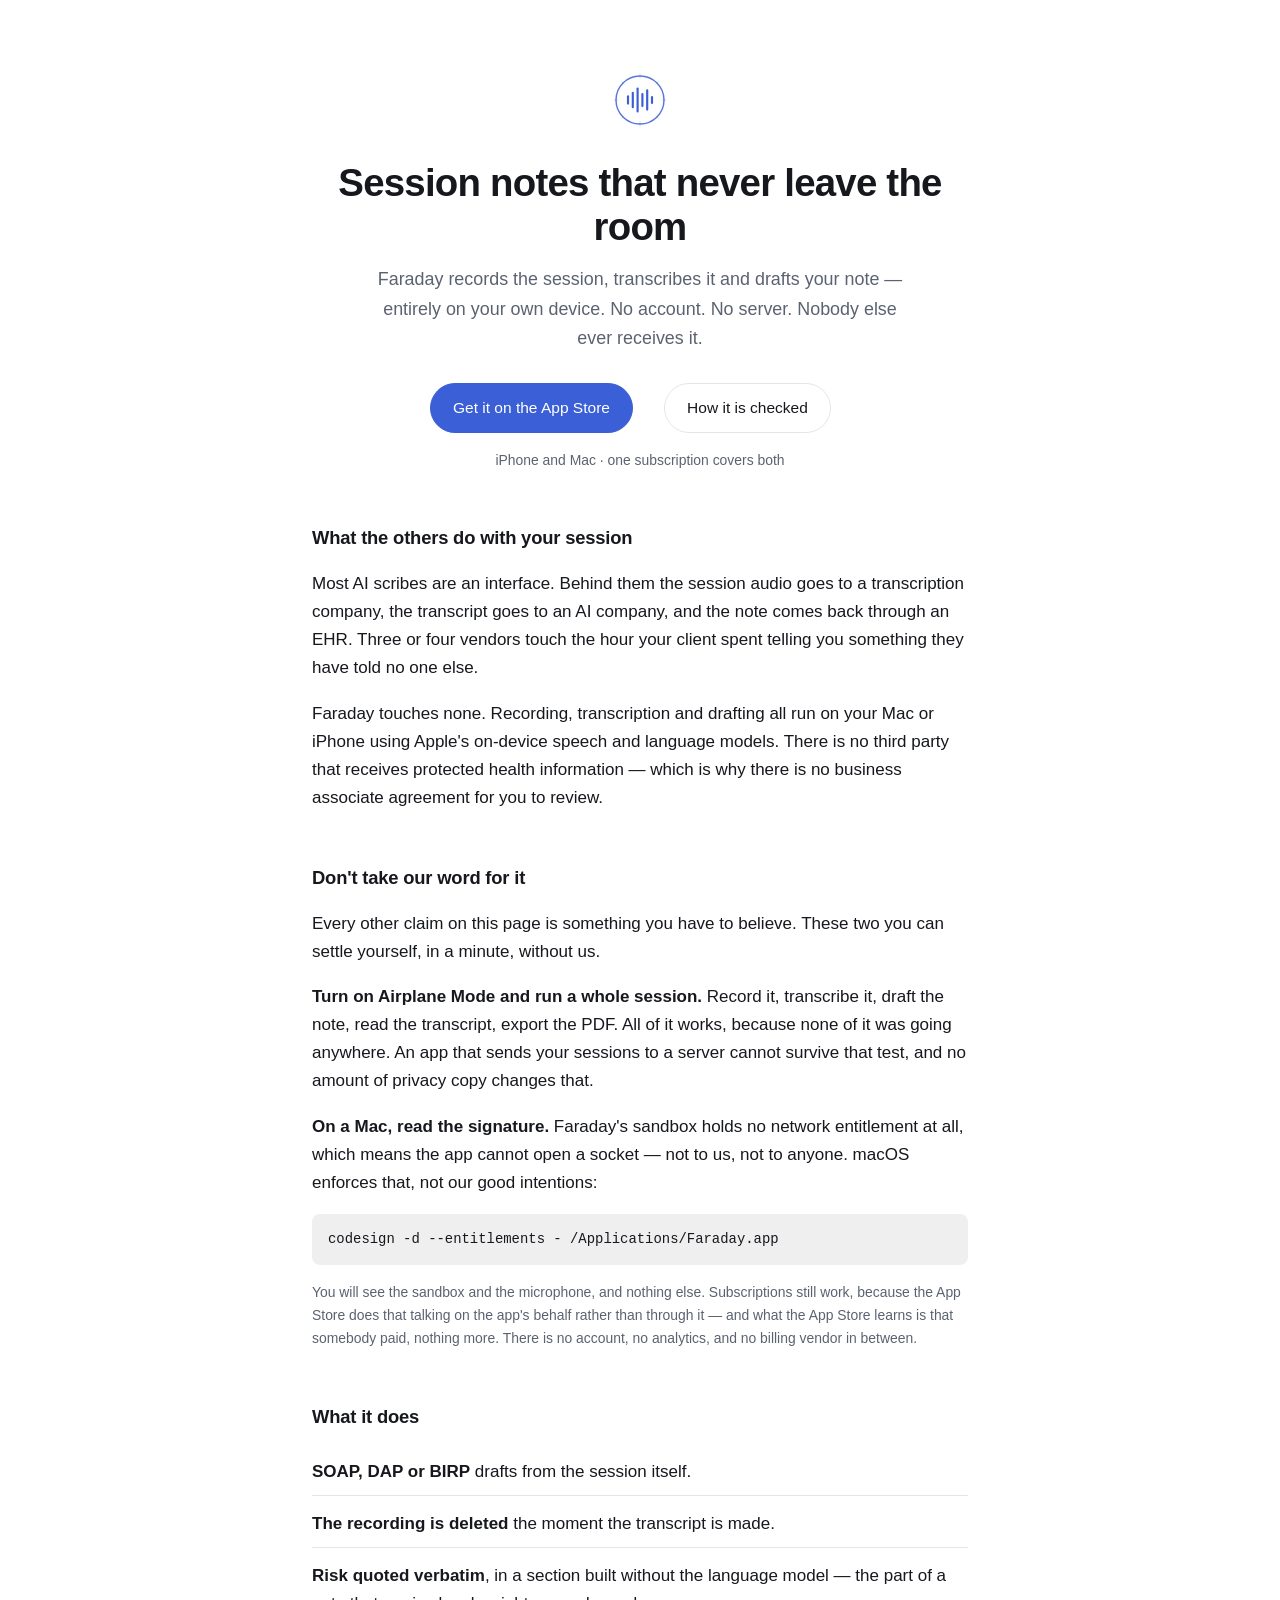
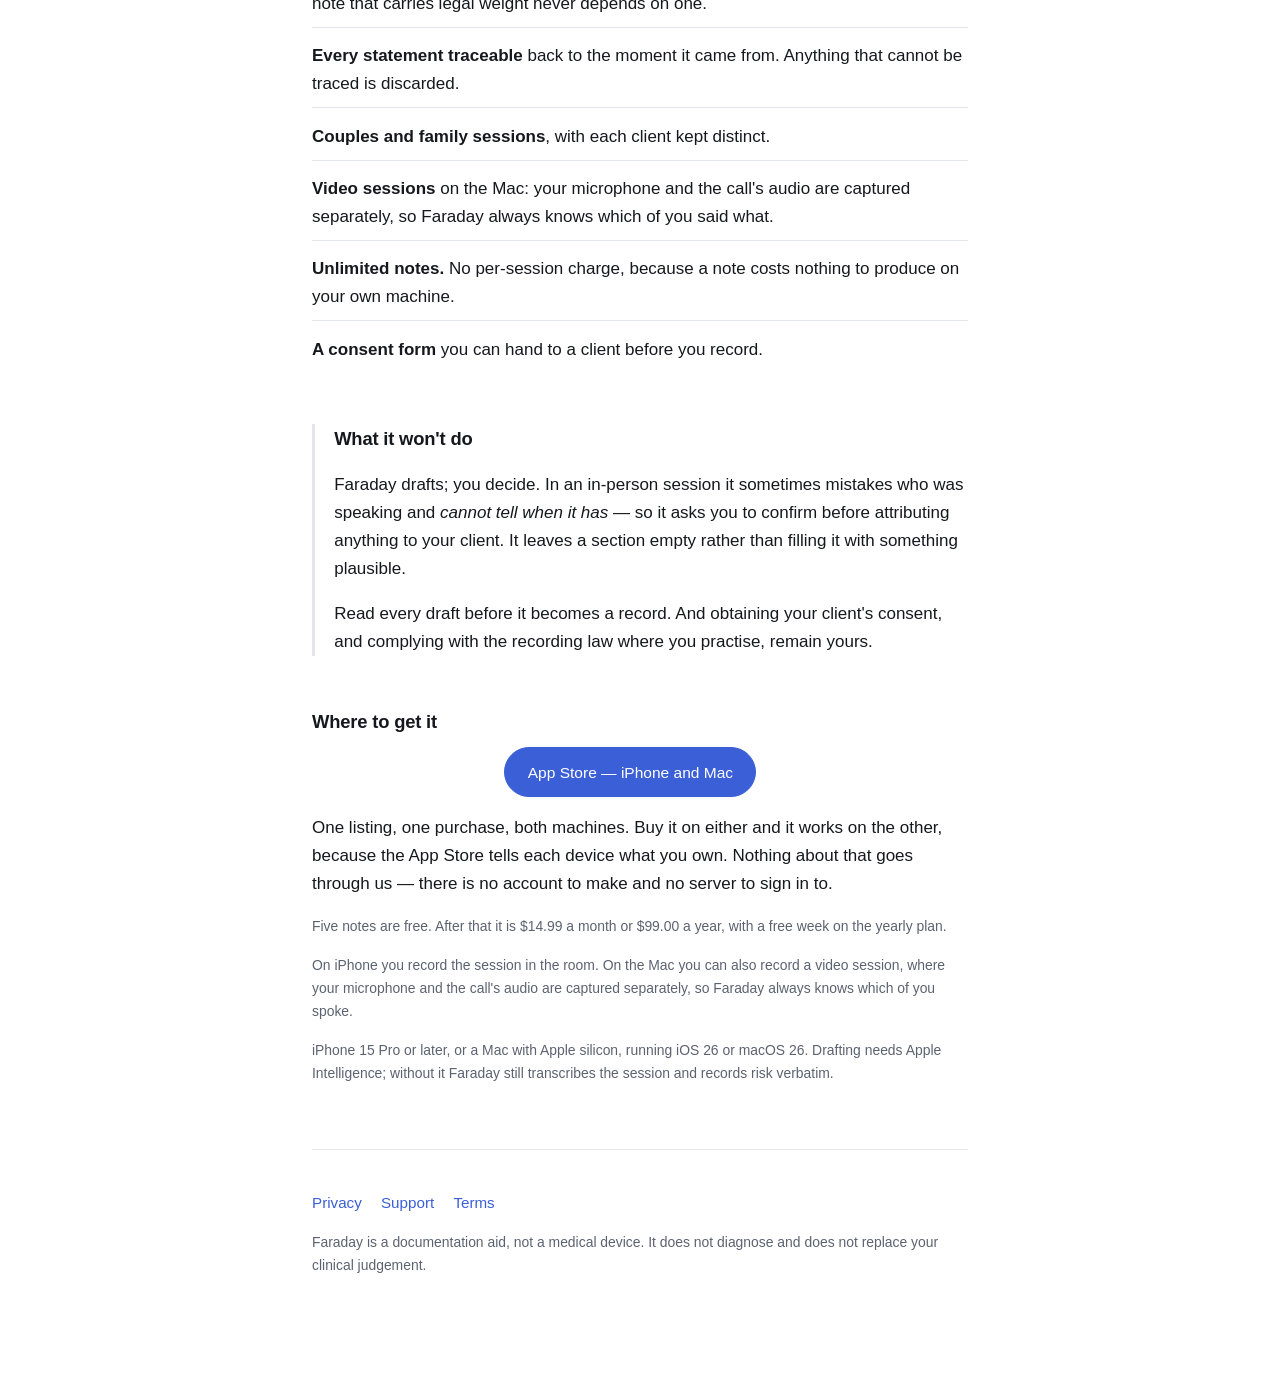
<file: index.html>
<!doctype html>
<html lang="en">
<head>
<meta charset="utf-8">
<meta name="viewport" content="width=device-width, initial-scale=1">
<title>Faraday — session notes that never leave the room</title>
<meta name="description" content="Records a therapy session, transcribes it and drafts your SOAP note — entirely on your own device. No server, no vendor chain, no BAA to sign with anyone.">
<meta property="og:title" content="Faraday — session notes that never leave the room">
<meta property="og:description" content="Recording, transcription and drafting all run on your own device. Nobody else ever receives the session.">
<meta property="og:type" content="website">
<link rel="stylesheet" href="style.css">
</head>
<body>
<div class="wrap">

<header class="hero">
  <div class="mark" aria-hidden="true">
    <svg viewBox="0 0 120 120" width="72" height="72">
      <circle cx="60" cy="60" r="40" fill="none" stroke="currentColor" stroke-width="2.4" opacity="0.85"/>
      <g stroke="currentColor" stroke-width="1.2" opacity="0.3">
        <line x1="60" y1="16" x2="60" y2="24"/><line x1="60" y1="96" x2="60" y2="104"/>
        <line x1="16" y1="60" x2="24" y2="60"/><line x1="96" y1="60" x2="104" y2="60"/>
        <line x1="29" y1="29" x2="34" y2="34"/><line x1="86" y1="86" x2="91" y2="91"/>
        <line x1="91" y1="29" x2="86" y2="34"/><line x1="34" y1="86" x2="29" y2="91"/>
      </g>
      <g stroke="currentColor" stroke-width="3.6" stroke-linecap="round">
        <line x1="40" y1="54" x2="40" y2="66"/><line x1="48" y1="48" x2="48" y2="72"/>
        <line x1="56" y1="41" x2="56" y2="79"/><line x1="64" y1="50" x2="64" y2="70"/>
        <line x1="72" y1="44" x2="72" y2="76"/><line x1="80" y1="55" x2="80" y2="65"/>
      </g>
    </svg>
  </div>
  <h1>Session notes that never leave the room</h1>
  <p class="lede">Faraday records the session, transcribes it and drafts your note —
  entirely on your own device. No account. No server. Nobody else ever receives it.</p>
  <nav class="cta">
    <a class="button primary" href="https://apps.apple.com/us/app/faraday-therapy-notes/id6810693021">Get it on the App Store</a>
    <a class="button" href="#privacy">How it is checked</a>
  </nav>
  <p class="fine">iPhone and Mac · one subscription covers both</p>
</header>

<section>
  <h2>What the others do with your session</h2>
  <p>Most AI scribes are an interface. Behind them the session audio goes to a
  transcription company, the transcript goes to an AI company, and the note comes
  back through an EHR. Three or four vendors touch the hour your client spent
  telling you something they have told no one else.</p>
  <p>Faraday touches none. Recording, transcription and drafting all run on your
  Mac or iPhone using Apple's on-device speech and language models. There is no
  third party that receives protected health information — which is why there is
  no business associate agreement for you to review.</p>
</section>

<section class="proof" id="privacy">
  <h2>Don't take our word for it</h2>
  <p>Every other claim on this page is something you have to believe. These two
  you can settle yourself, in a minute, without us.</p>
  <p><strong>Turn on Airplane Mode and run a whole session.</strong> Record it,
  transcribe it, draft the note, read the transcript, export the PDF. All of it
  works, because none of it was going anywhere. An app that sends your sessions
  to a server cannot survive that test, and no amount of privacy copy changes
  that.</p>
  <p><strong>On a Mac, read the signature.</strong> Faraday's sandbox holds no
  network entitlement at all, which means the app cannot open a socket — not to
  us, not to anyone. macOS enforces that, not our good intentions:</p>
  <pre><code>codesign -d --entitlements - /Applications/Faraday.app</code></pre>
  <p class="fine">You will see the sandbox and the microphone, and nothing else.
  Subscriptions still work, because the App Store does that talking on the app's
  behalf rather than through it — and what the App Store learns is that somebody
  paid, nothing more. There is no account, no analytics, and no billing vendor
  in between.</p>
</section>

<section>
  <h2>What it does</h2>
  <ul class="features">
    <li><strong>SOAP, DAP or BIRP</strong> drafts from the session itself.</li>
    <li><strong>The recording is deleted</strong> the moment the transcript is made.</li>
    <li><strong>Risk quoted verbatim</strong>, in a section built without the language model — the part of a note that carries legal weight never depends on one.</li>
    <li><strong>Every statement traceable</strong> back to the moment it came from. Anything that cannot be traced is discarded.</li>
    <li><strong>Couples and family sessions</strong>, with each client kept distinct.</li>
    <li><strong>Video sessions</strong> on the Mac: your microphone and the call's audio are captured separately, so Faraday always knows which of you said what.</li>
    <li><strong>Unlimited notes.</strong> No per-session charge, because a note costs nothing to produce on your own machine.</li>
    <li><strong>A consent form</strong> you can hand to a client before you record.</li>
  </ul>
</section>

<section class="limits">
  <h2>What it won't do</h2>
  <p>Faraday drafts; you decide. In an in-person session it sometimes mistakes who
  was speaking and <em>cannot tell when it has</em> — so it asks you to confirm
  before attributing anything to your client. It leaves a section empty rather than
  filling it with something plausible.</p>
  <p>Read every draft before it becomes a record. And obtaining your client's
  consent, and complying with the recording law where you practise, remain yours.</p>
</section>

<section id="apps">
  <h2>Where to get it</h2>
  <nav class="cta">
    <a class="button primary" href="https://apps.apple.com/us/app/faraday-therapy-notes/id6810693021">App Store — iPhone and Mac</a>
  </nav>
  <p>One listing, one purchase, both machines. Buy it on either and it works on the
  other, because the App Store tells each device what you own. Nothing about that
  goes through us — there is no account to make and no server to sign in to.</p>
  <p class="fine">Five notes are free. After that it is $14.99 a month or $99.00 a
  year, with a free week on the yearly plan.</p>
  <p class="fine">On iPhone you record the session in the room. On the Mac you can
  also record a video session, where your microphone and the call's audio are
  captured separately, so Faraday always knows which of you spoke.</p>
  <p class="fine">iPhone 15&nbsp;Pro or later, or a Mac with Apple silicon, running
  iOS&nbsp;26 or macOS&nbsp;26. Drafting needs Apple Intelligence; without it Faraday
  still transcribes the session and records risk verbatim.</p>
</section>

<footer>
  <nav><a href="privacy.html">Privacy</a><a href="support.html">Support</a><a href="terms.html">Terms</a></nav>
  <p class="fine">Faraday is a documentation aid, not a medical device. It does not
  diagnose and does not replace your clinical judgement.</p>
</footer>

</div>
</body>
</html>
</file>
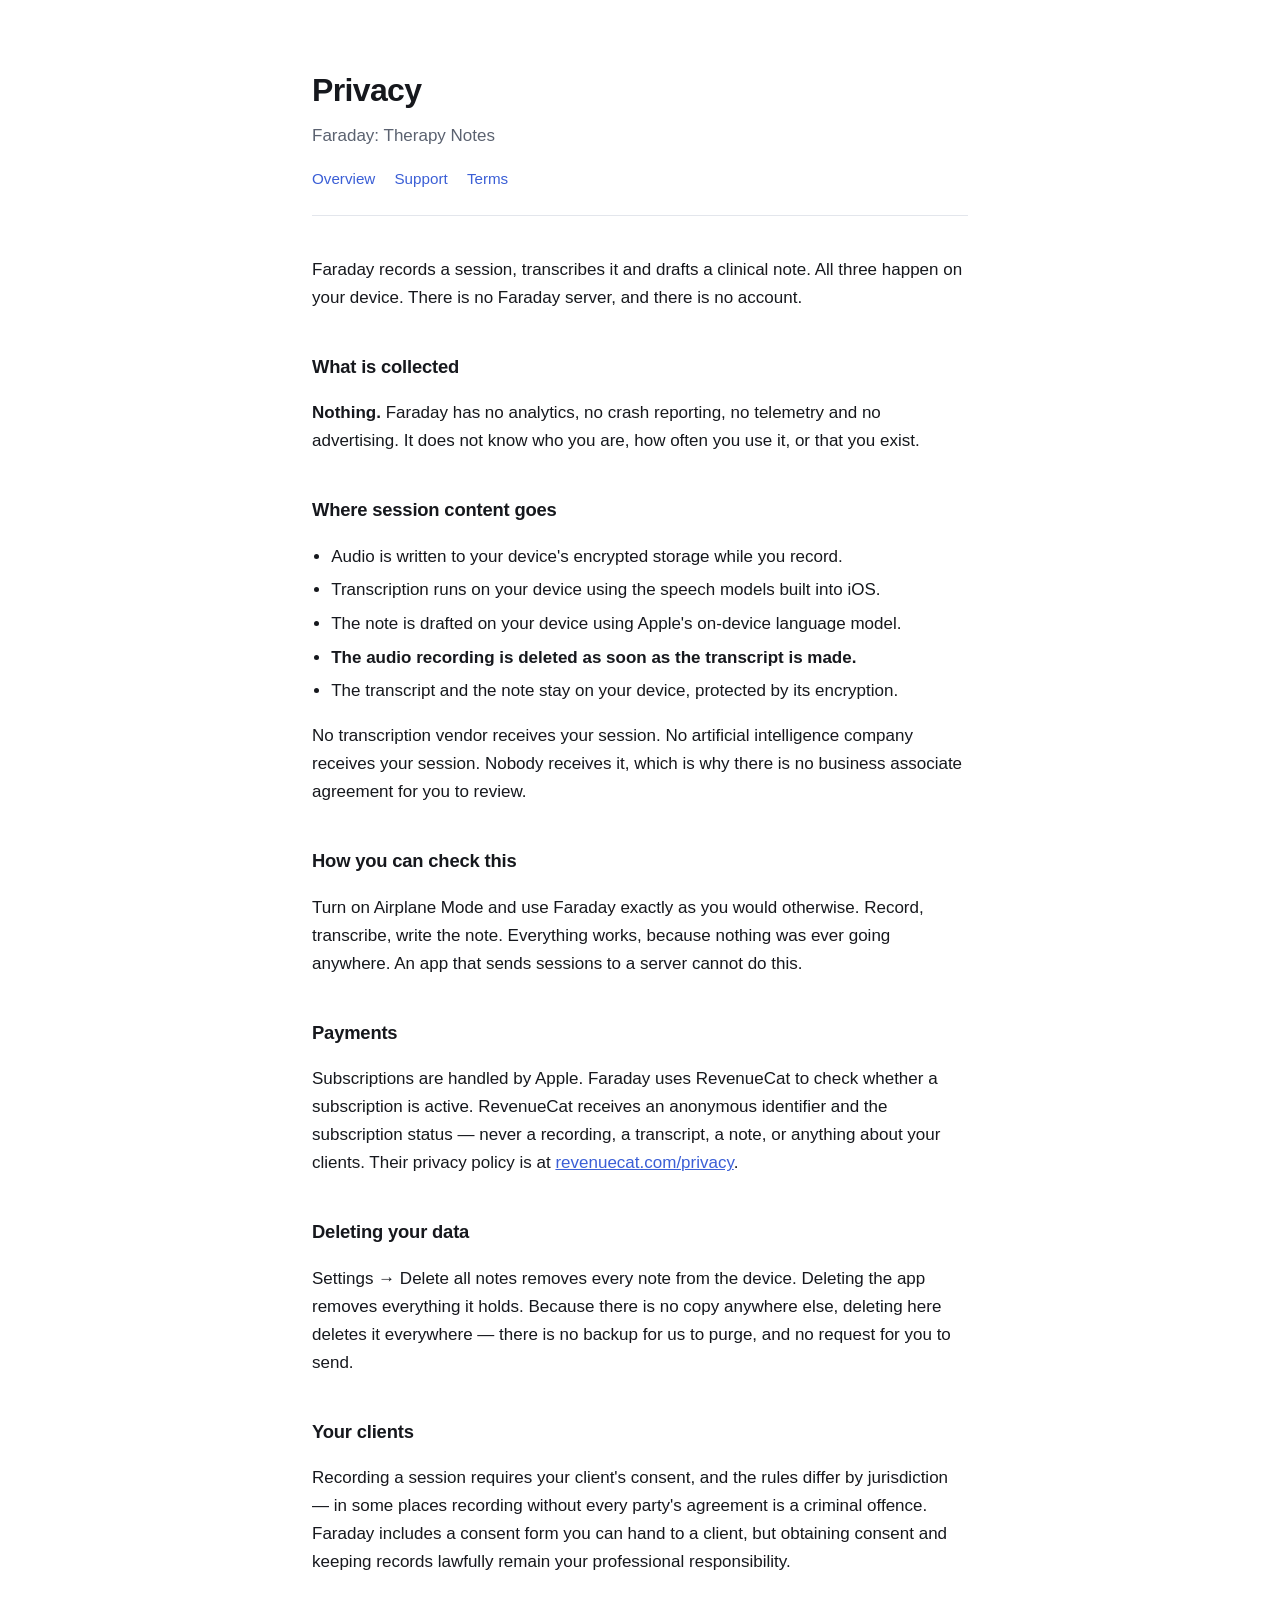
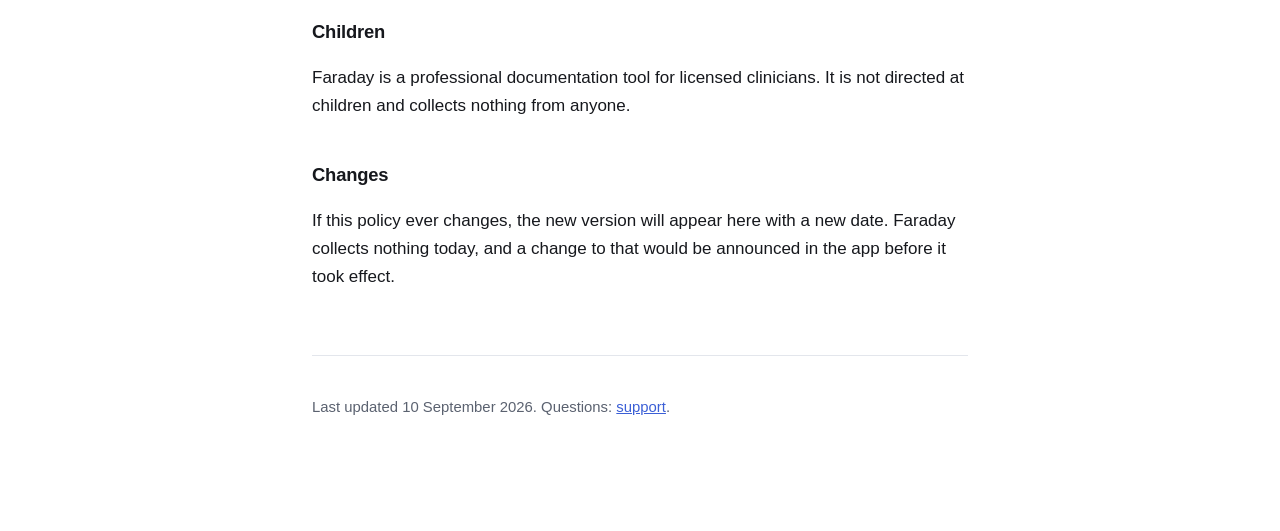
<file: privacy.html>
<!doctype html>
<html lang="en">
<head>
<meta charset="utf-8">
<meta name="viewport" content="width=device-width, initial-scale=1">
<title>Privacy — Faraday</title>
<link rel="stylesheet" href="style.css">
</head>
<body>
<div class="wrap">
<header>
  <h1>Privacy</h1>
  <p class="sub">Faraday: Therapy Notes</p>
  <nav><a href="index.html">Overview</a><a href="support.html">Support</a><a href="terms.html">Terms</a></nav>
</header>

<p>Faraday records a session, transcribes it and drafts a clinical note. All three
happen on your device. There is no Faraday server, and there is no account.</p>

<h2>What is collected</h2>
<p><strong>Nothing.</strong> Faraday has no analytics, no crash reporting, no
telemetry and no advertising. It does not know who you are, how often you use it,
or that you exist.</p>

<h2>Where session content goes</h2>
<ul>
  <li>Audio is written to your device's encrypted storage while you record.</li>
  <li>Transcription runs on your device using the speech models built into iOS.</li>
  <li>The note is drafted on your device using Apple's on-device language model.</li>
  <li><strong>The audio recording is deleted as soon as the transcript is made.</strong></li>
  <li>The transcript and the note stay on your device, protected by its encryption.</li>
</ul>
<p>No transcription vendor receives your session. No artificial intelligence company
receives your session. Nobody receives it, which is why there is no business
associate agreement for you to review.</p>

<h2>How you can check this</h2>
<p>Turn on Airplane Mode and use Faraday exactly as you would otherwise. Record,
transcribe, write the note. Everything works, because nothing was ever going
anywhere. An app that sends sessions to a server cannot do this.</p>

<h2>Payments</h2>
<p>Subscriptions are handled by Apple. Faraday uses RevenueCat to check whether a
subscription is active. RevenueCat receives an anonymous identifier and the
subscription status — never a recording, a transcript, a note, or anything about
your clients. Their privacy policy is at
<a href="https://www.revenuecat.com/privacy/">revenuecat.com/privacy</a>.</p>

<h2>Deleting your data</h2>
<p>Settings → Delete all notes removes every note from the device. Deleting the app
removes everything it holds. Because there is no copy anywhere else, deleting here
deletes it everywhere — there is no backup for us to purge, and no request for you
to send.</p>

<h2>Your clients</h2>
<p>Recording a session requires your client's consent, and the rules differ by
jurisdiction — in some places recording without every party's agreement is a
criminal offence. Faraday includes a consent form you can hand to a client, but
obtaining consent and keeping records lawfully remain your professional
responsibility.</p>

<h2>Children</h2>
<p>Faraday is a professional documentation tool for licensed clinicians. It is not
directed at children and collects nothing from anyone.</p>

<h2>Changes</h2>
<p>If this policy ever changes, the new version will appear here with a new date.
Faraday collects nothing today, and a change to that would be announced in the app
before it took effect.</p>

<footer>
  <p class="muted">Last updated 10 September 2026. Questions:
  <a href="support.html">support</a>.</p>
</footer>
</div>
</body>
</html>
</file>
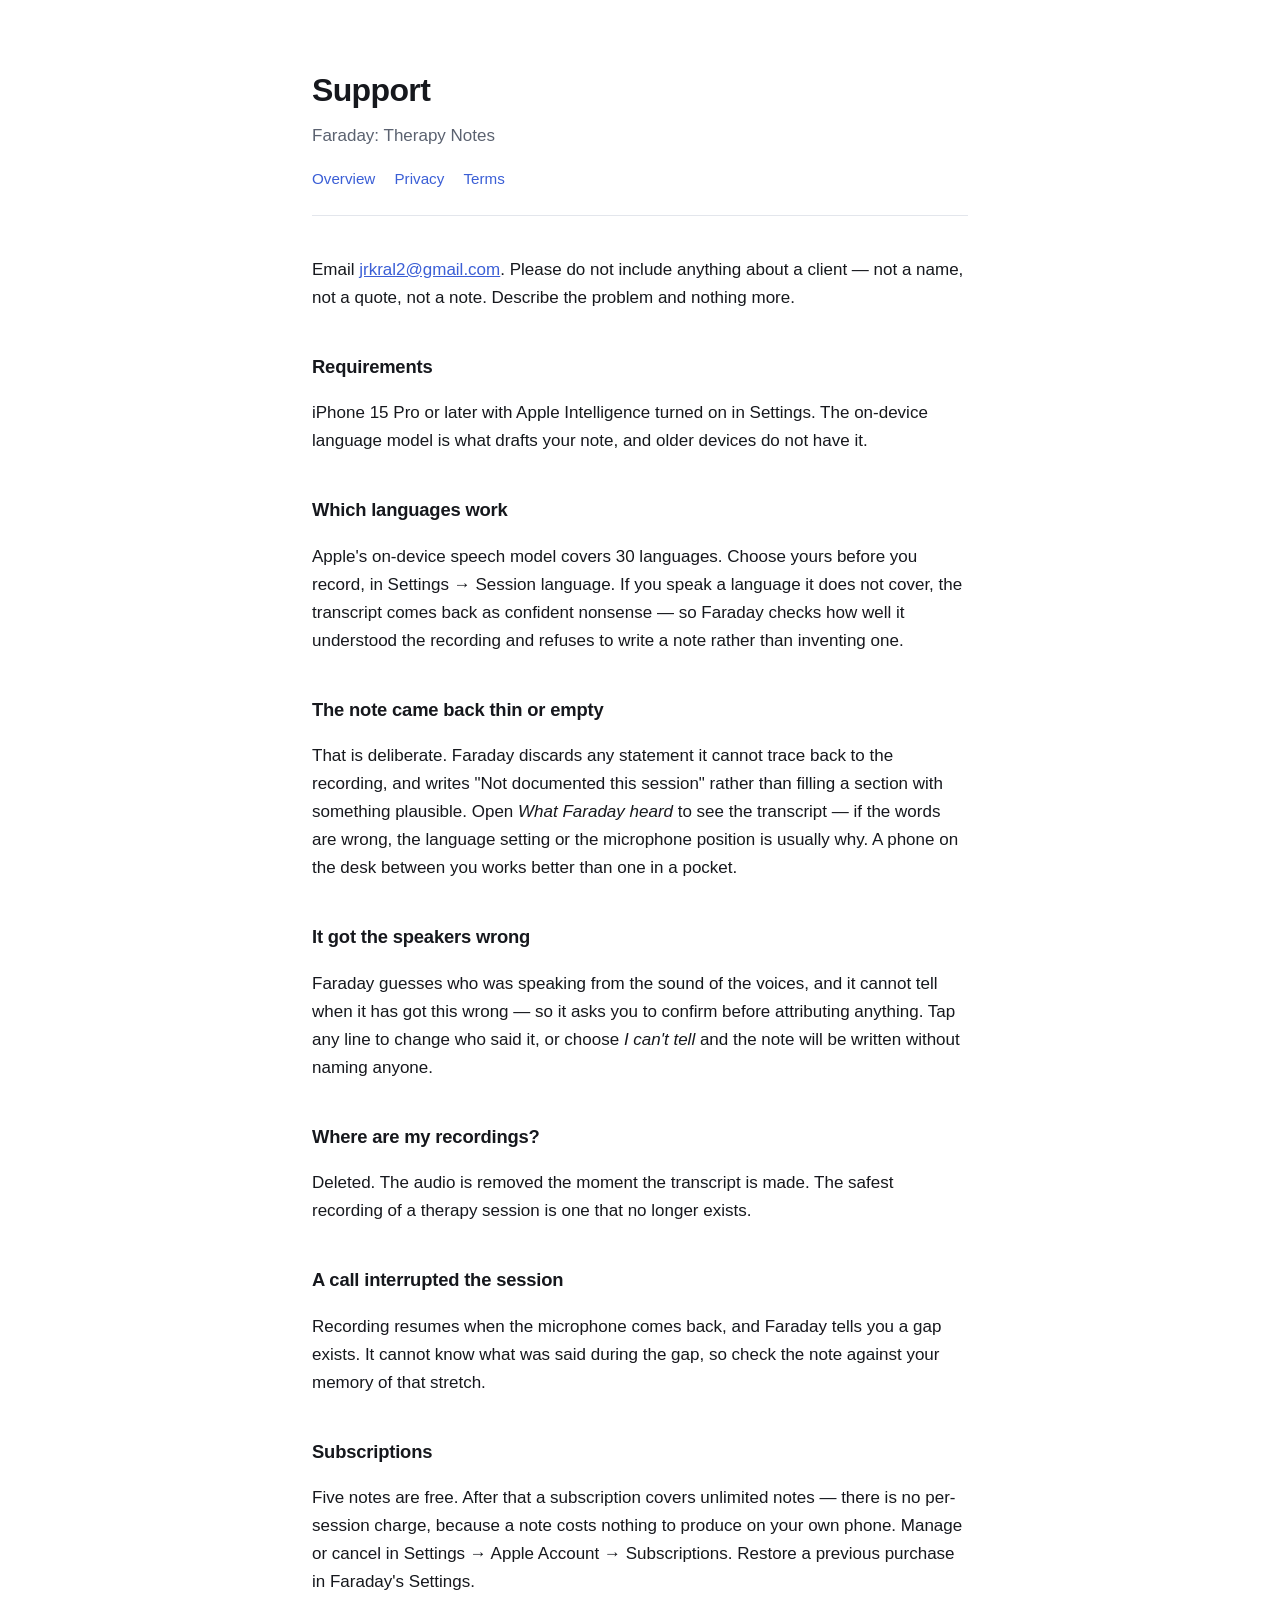
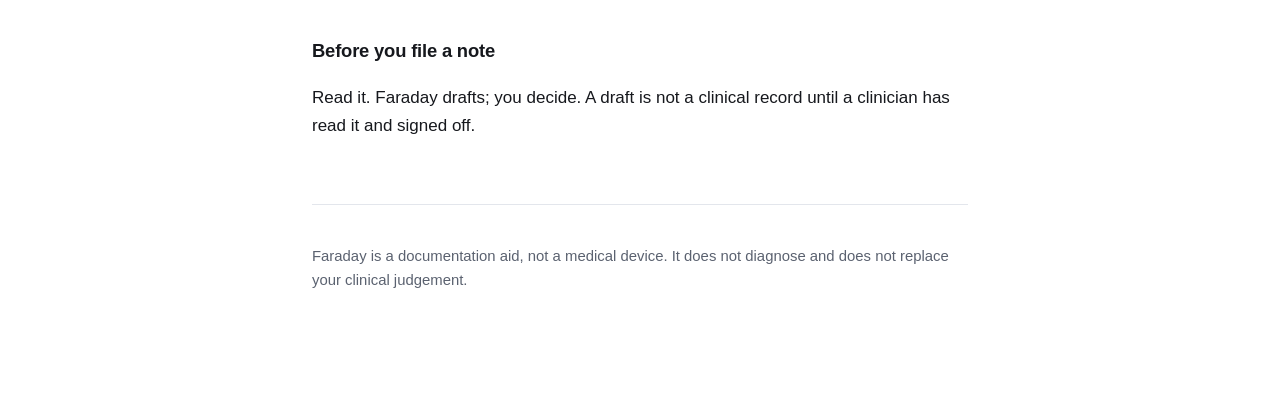
<file: support.html>
<!doctype html>
<html lang="en">
<head>
<meta charset="utf-8">
<meta name="viewport" content="width=device-width, initial-scale=1">
<title>Support — Faraday</title>
<link rel="stylesheet" href="style.css">
</head>
<body>
<div class="wrap">
<header>
  <h1>Support</h1>
  <p class="sub">Faraday: Therapy Notes</p>
  <nav><a href="index.html">Overview</a><a href="privacy.html">Privacy</a><a href="terms.html">Terms</a></nav>
</header>

<p>Email <a href="mailto:jrkral2@gmail.com">jrkral2@gmail.com</a>. Please do not
include anything about a client — not a name, not a quote, not a note. Describe the
problem and nothing more.</p>

<h2>Requirements</h2>
<p>iPhone 15 Pro or later with Apple Intelligence turned on in Settings. The
on-device language model is what drafts your note, and older devices do not have
it.</p>

<h2>Which languages work</h2>
<p>Apple's on-device speech model covers 30 languages. Choose yours before you
record, in Settings → Session language. If you speak a language it does not cover,
the transcript comes back as confident nonsense — so Faraday checks how well it
understood the recording and refuses to write a note rather than inventing one.</p>

<h2>The note came back thin or empty</h2>
<p>That is deliberate. Faraday discards any statement it cannot trace back to the
recording, and writes "Not documented this session" rather than filling a section
with something plausible. Open <em>What Faraday heard</em> to see the transcript —
if the words are wrong, the language setting or the microphone position is usually
why. A phone on the desk between you works better than one in a pocket.</p>

<h2>It got the speakers wrong</h2>
<p>Faraday guesses who was speaking from the sound of the voices, and it cannot
tell when it has got this wrong — so it asks you to confirm before attributing
anything. Tap any line to change who said it, or choose <em>I can't tell</em> and
the note will be written without naming anyone.</p>

<h2>Where are my recordings?</h2>
<p>Deleted. The audio is removed the moment the transcript is made. The safest
recording of a therapy session is one that no longer exists.</p>

<h2>A call interrupted the session</h2>
<p>Recording resumes when the microphone comes back, and Faraday tells you a gap
exists. It cannot know what was said during the gap, so check the note against your
memory of that stretch.</p>

<h2>Subscriptions</h2>
<p>Five notes are free. After that a subscription covers unlimited notes — there is
no per-session charge, because a note costs nothing to produce on your own phone.
Manage or cancel in Settings → Apple Account → Subscriptions. Restore a previous
purchase in Faraday's Settings.</p>

<h2>Before you file a note</h2>
<p>Read it. Faraday drafts; you decide. A draft is not a clinical record until a
clinician has read it and signed off.</p>

<footer>
  <p class="muted">Faraday is a documentation aid, not a medical device. It does not
  diagnose and does not replace your clinical judgement.</p>
</footer>
</div>
</body>
</html>
</file>
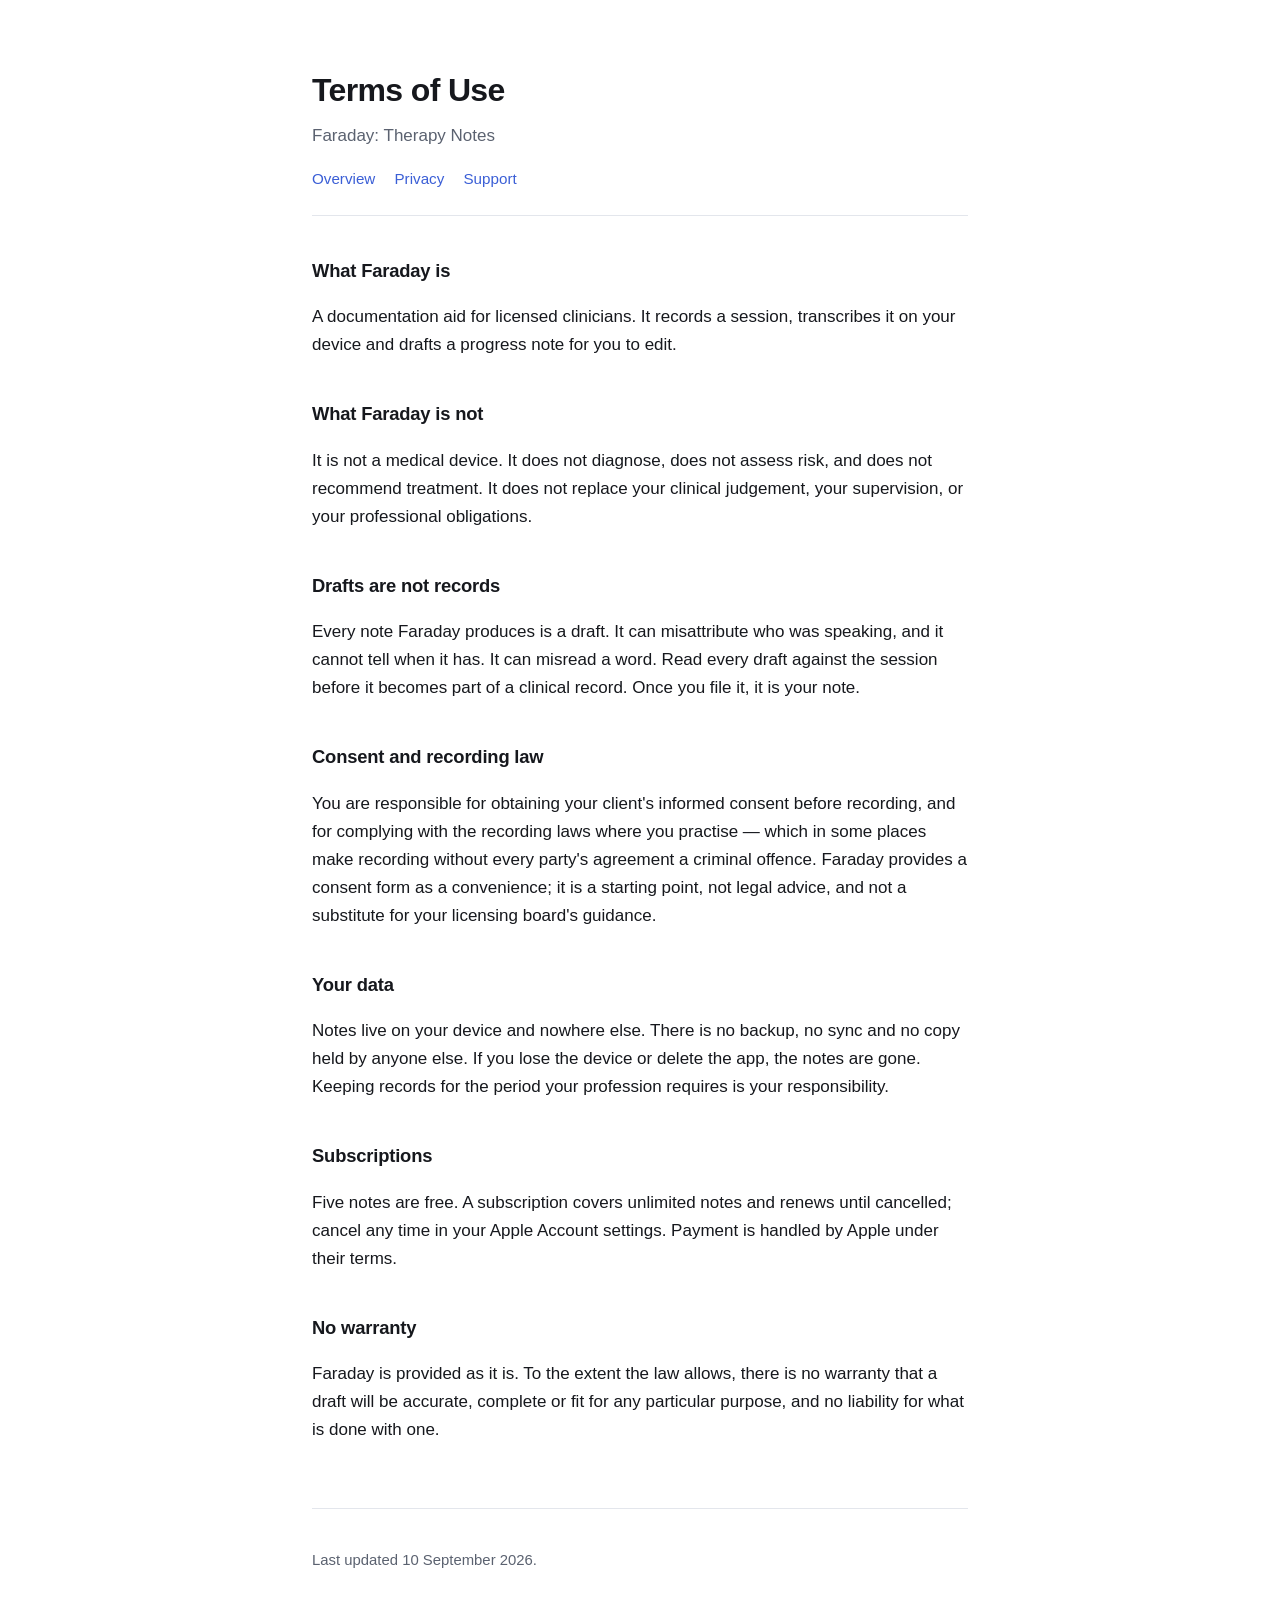
<file: terms.html>
<!doctype html>
<html lang="en">
<head>
<meta charset="utf-8">
<meta name="viewport" content="width=device-width, initial-scale=1">
<title>Terms — Faraday</title>
<link rel="stylesheet" href="style.css">
</head>
<body>
<div class="wrap">
<header>
  <h1>Terms of Use</h1>
  <p class="sub">Faraday: Therapy Notes</p>
  <nav><a href="index.html">Overview</a><a href="privacy.html">Privacy</a><a href="support.html">Support</a></nav>
</header>

<h2>What Faraday is</h2>
<p>A documentation aid for licensed clinicians. It records a session, transcribes it
on your device and drafts a progress note for you to edit.</p>

<h2>What Faraday is not</h2>
<p>It is not a medical device. It does not diagnose, does not assess risk, and does
not recommend treatment. It does not replace your clinical judgement, your
supervision, or your professional obligations.</p>

<h2>Drafts are not records</h2>
<p>Every note Faraday produces is a draft. It can misattribute who was speaking, and
it cannot tell when it has. It can misread a word. Read every draft against the
session before it becomes part of a clinical record. Once you file it, it is your
note.</p>

<h2>Consent and recording law</h2>
<p>You are responsible for obtaining your client's informed consent before recording,
and for complying with the recording laws where you practise — which in some places
make recording without every party's agreement a criminal offence. Faraday provides
a consent form as a convenience; it is a starting point, not legal advice, and not a
substitute for your licensing board's guidance.</p>

<h2>Your data</h2>
<p>Notes live on your device and nowhere else. There is no backup, no sync and no
copy held by anyone else. If you lose the device or delete the app, the notes are
gone. Keeping records for the period your profession requires is your
responsibility.</p>

<h2>Subscriptions</h2>
<p>Five notes are free. A subscription covers unlimited notes and renews until
cancelled; cancel any time in your Apple Account settings. Payment is handled by
Apple under their terms.</p>

<h2>No warranty</h2>
<p>Faraday is provided as it is. To the extent the law allows, there is no warranty
that a draft will be accurate, complete or fit for any particular purpose, and no
liability for what is done with one.</p>

<footer>
  <p class="muted">Last updated 10 September 2026.</p>
</footer>
</div>
</body>
</html>
</file>
<file: style.css>
:root {
    color-scheme: light dark;
    --ink: #16181d;
    --muted: #5b6270;
    --rule: #e3e6ec;
    --ground: #ffffff;
    --accent: #3b5fd6;
}
@media (prefers-color-scheme: dark) {
    :root {
        --ink: #eceef3;
        --muted: #9aa2b1;
        --rule: #262b35;
        --ground: #0d1014;
        --accent: #7d9bff;
    }
}
* { box-sizing: border-box; }
body {
    margin: 0;
    background: var(--ground);
    color: var(--ink);
    font: 17px/1.65 -apple-system, BlinkMacSystemFont, "Segoe UI", Roboto, sans-serif;
    -webkit-font-smoothing: antialiased;
}
.wrap { max-width: 44rem; margin: 0 auto; padding: 4rem 1.5rem 6rem; }
header { border-bottom: 1px solid var(--rule); padding-bottom: 1.5rem; margin-bottom: 2.5rem; }
h1 { font-size: 2rem; letter-spacing: -0.02em; margin: 0 0 .3rem; }
h2 { font-size: 1.15rem; letter-spacing: -0.01em; margin: 2.5rem 0 .6rem; }
.sub { color: var(--muted); margin: 0; }
p, li { color: var(--ink); }
.muted { color: var(--muted); font-size: .93rem; }
a { color: var(--accent); }
nav a { margin-right: 1.2rem; text-decoration: none; }
nav { margin-top: 1rem; font-size: .95rem; }
ul { padding-left: 1.2rem; }
li { margin: .35rem 0; }
footer { margin-top: 4rem; padding-top: 1.5rem; border-top: 1px solid var(--rule); }

/* Landing page */
.hero { text-align: center; border: none; padding-bottom: 0; margin-bottom: 3rem; }
.hero .mark { color: var(--accent); margin-bottom: 1rem; }
.hero h1 { font-size: 2.4rem; line-height: 1.15; margin: 0 0 1rem; }
.lede { font-size: 1.12rem; color: var(--muted); max-width: 34rem; margin: 0 auto 1.8rem; }
.cta { display: flex; gap: .7rem; justify-content: center; flex-wrap: wrap; margin: 0; }
.button {
    display: inline-block; padding: .7rem 1.4rem; border-radius: 999px;
    border: 1px solid var(--rule); text-decoration: none; color: var(--ink);
    font-weight: 500; font-size: .97rem;
}
.button.primary { background: var(--accent); border-color: var(--accent); color: #fff; }
.fine { color: var(--muted); font-size: .87rem; margin-top: 1rem; }
section { margin: 3.2rem 0; }
section h2 { margin-top: 0; }
.proof pre {
    background: rgba(127,127,127,.12); padding: .9rem 1rem; border-radius: 8px;
    overflow-x: auto; font-size: .87rem;
}
.proof code { font-family: ui-monospace, SFMono-Regular, Menlo, monospace; }
.features { list-style: none; padding: 0; }
.features li { padding: .55rem 0; border-bottom: 1px solid var(--rule); }
.features li:last-child { border-bottom: none; }
.limits { border-left: 3px solid var(--rule); padding-left: 1.2rem; }
footer nav { margin-bottom: .8rem; }
</file>
